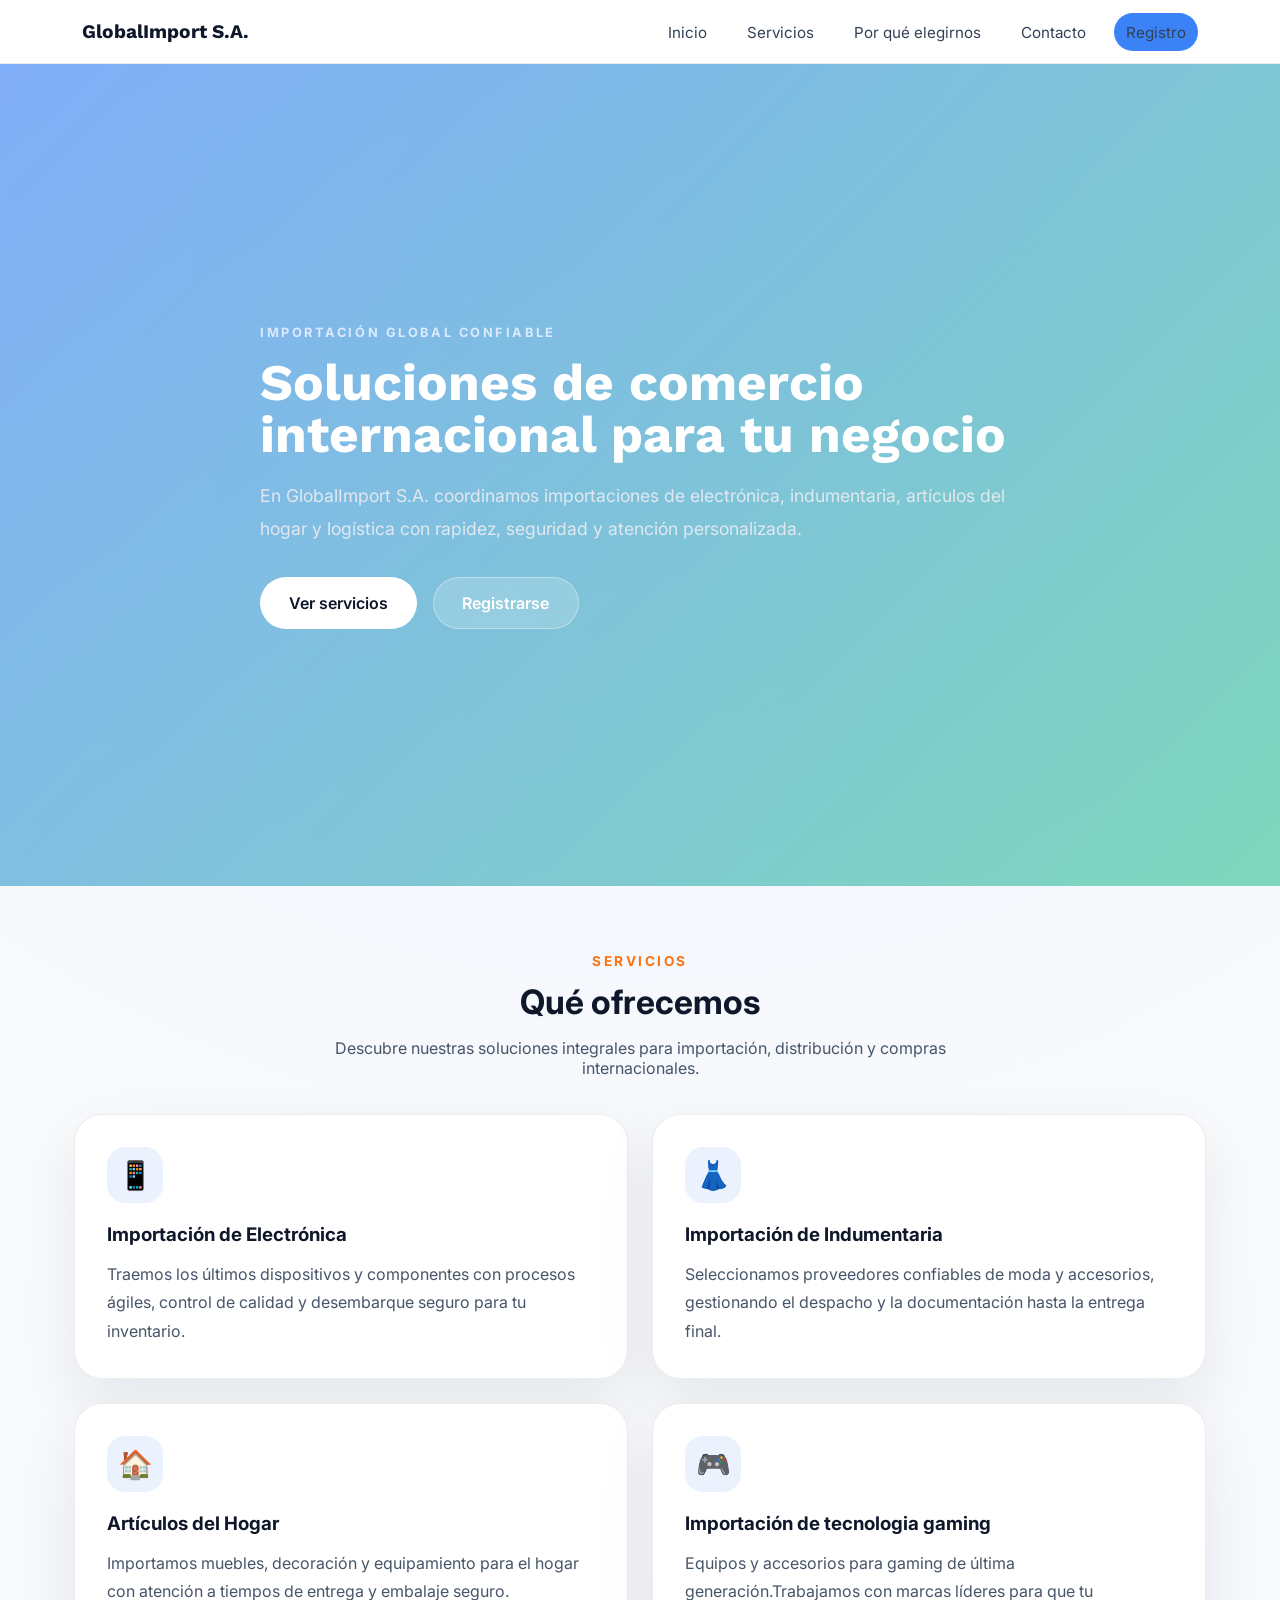
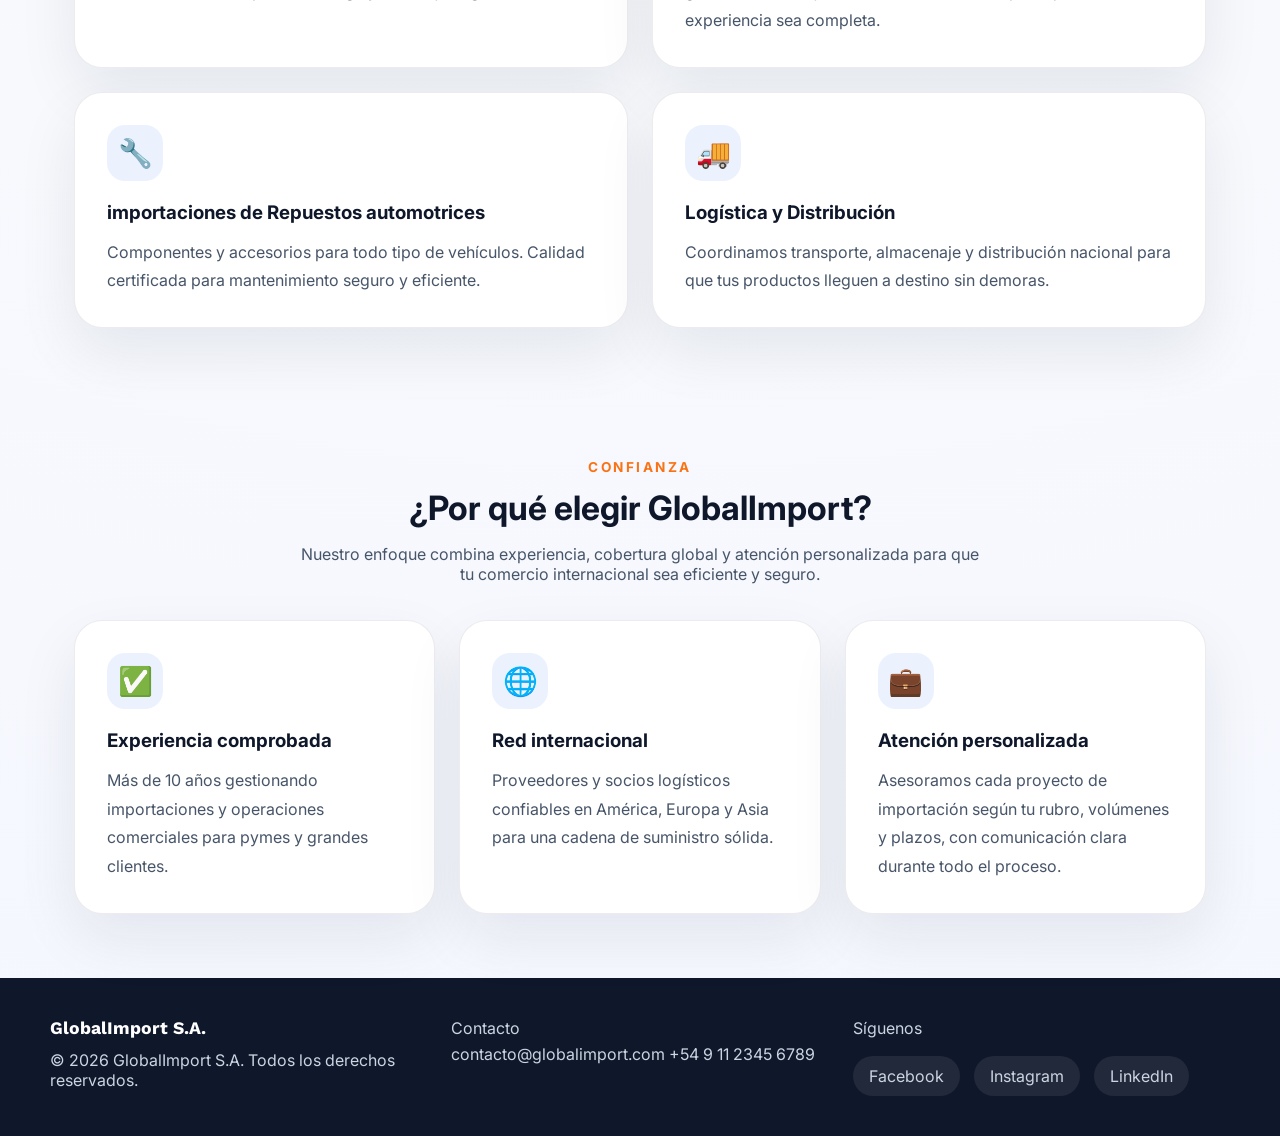
<file: index.html>
<!DOCTYPE html>
<html lang="es">
<head>
  <meta charset="UTF-8" />
  <meta name="viewport" content="width=device-width, initial-scale=1.0" />
  <title>GlobalImport S.A.</title>
  <link rel="preconnect" href="https://fonts.googleapis.com">
  <link rel="preconnect" href="https://fonts.gstatic.com" crossorigin>
  <link href="https://fonts.googleapis.com/css2?family=Inter:wght@400;500;600;700&family=Work+Sans:wght@300;400;500;600;700&display=swap" rel="stylesheet">
  <link rel="stylesheet" href="style.css" />
</head>
<body>
  <header class="site-header">
    <nav class="navbar">
      <a class="brand" href="#hero">GlobalImport S.A.</a>
      <button class="nav-toggle" aria-label="Abrir navegación">☰</button>
      <ul class="nav-links">
        <li><a href="#hero">Inicio</a></li>
        <li><a href="#services">Servicios</a></li>
        <li><a href="#why-us">Por qué elegirnos</a></li>
        <li><a href="#contact">Contacto</a></li>
        <li><a class="register-link" href="registro.html">Registro</a></li>
      </ul>
    </nav>
  </header>

  <main>
    <section id="hero" class="hero-section">
      <div class="hero-overlay"></div>
      <div class="hero-content">
        <p class="hero-pretitle">Importación global confiable</p>
        <h1>Soluciones de comercio internacional para tu negocio</h1>
        <p class="hero-text">En GlobalImport S.A. coordinamos importaciones de electrónica, indumentaria, artículos del hogar y logística con rapidez, seguridad y atención personalizada.</p>
        <div class="hero-actions">
          <a class="hero-button" href="#services">Ver servicios</a>
          <a class="hero-secondary" href="registro.html">Registrarse</a>
        </div>
      </div>
    </section>

    <section id="services" class="section services-section">
      <div class="section-intro">
        <span class="section-label">Servicios</span>
        <h2>Qué ofrecemos</h2>
        <p>Descubre nuestras soluciones integrales para importación, distribución y compras internacionales.</p>
      </div>
      <div class="service-grid">
        <article class="service-card">
          <div class="service-icon">📱</div>
          <h3>Importación de Electrónica</h3>
          <p>Traemos los últimos dispositivos y componentes con procesos ágiles, control de calidad y desembarque seguro para tu inventario.</p>
        </article>
        <article class="service-card">
          <div class="service-icon">👗</div>
          <h3>Importación de Indumentaria</h3>
          <p>Seleccionamos proveedores confiables de moda y accesorios, gestionando el despacho y la documentación hasta la entrega final.</p>
        </article>
        <article class="service-card">
          <div class="service-icon">🏠</div>
          <h3>Artículos del Hogar</h3>
          <p>Importamos muebles, decoración y equipamiento para el hogar con atención a tiempos de entrega y embalaje seguro.</p>
        </article>
         <article class="service-card">
          <div class="service-icon">🎮</div>
          <h3>Importación de tecnologia gaming</h3>
          <p>Equipos y accesorios para gaming de última generación.Trabajamos con marcas líderes para que tu experiencia sea completa.</p>
        </article>
        <article class="service-card">
          <div class="service-icon">🔧</div>
          <h3>importaciones de Repuestos automotrices</h3>
          <p>Componentes y accesorios para todo tipo de vehículos. Calidad certificada para mantenimiento seguro y eficiente.</p>
        </article>
        <article class="service-card">
          <div class="service-icon">🚚</div>
          <h3>Logística y Distribución</h3>
          <p>Coordinamos transporte, almacenaje y distribución nacional para que tus productos lleguen a destino sin demoras.</p>
        </article>
      </div>
    </section>

    <section id="why-us" class="section why-us-section">
      <div class="section-intro">
        <span class="section-label">Confianza</span>
        <h2>¿Por qué elegir GlobalImport?</h2>
        <p>Nuestro enfoque combina experiencia, cobertura global y atención personalizada para que tu comercio internacional sea eficiente y seguro.</p>
      </div>
      <div class="why-grid">
        <div class="why-card">
          <div class="why-icon">✅</div>
          <h3>Experiencia comprobada</h3>
          <p>Más de 10 años gestionando importaciones y operaciones comerciales para pymes y grandes clientes.</p>
        </div>
        <div class="why-card">
          <div class="why-icon">🌐</div>
          <h3>Red internacional</h3>
          <p>Proveedores y socios logísticos confiables en América, Europa y Asia para una cadena de suministro sólida.</p>
        </div>
        <div class="why-card">
          <div class="why-icon">💼</div>
          <h3>Atención personalizada</h3>
          <p>Asesoramos cada proyecto de importación según tu rubro, volúmenes y plazos, con comunicación clara durante todo el proceso.</p>
        </div>
      </div>
    </section>
  </main>

  <footer class="site-footer" id="contact">
    <div class="footer-content">
      <div>
        <p class="footer-brand">GlobalImport S.A.</p>
        <p>© 2026 GlobalImport S.A. Todos los derechos reservados.</p>
      </div>
      <div class="footer-links">
        <p>Contacto</p>
        <a href="mailto:contacto@globalimport.com">contacto@globalimport.com</a>
        <a href="tel:+5491123456789">+54 9 11 2345 6789</a>
      </div>
      <div class="footer-social">
        <p>Síguenos</p>
        <div class="social-icons">
          <a href="#">Facebook</a>
          <a href="#">Instagram</a>
          <a href="#">LinkedIn</a>
        </div>
      </div>
    </div>
  </footer>
  <script>
    const navToggle = document.querySelector('.nav-toggle');
    const navLinks = document.querySelector('.nav-links');
    navToggle?.addEventListener('click', () => navLinks.classList.toggle('open'));
  </script>
</body>
</html>
</file>
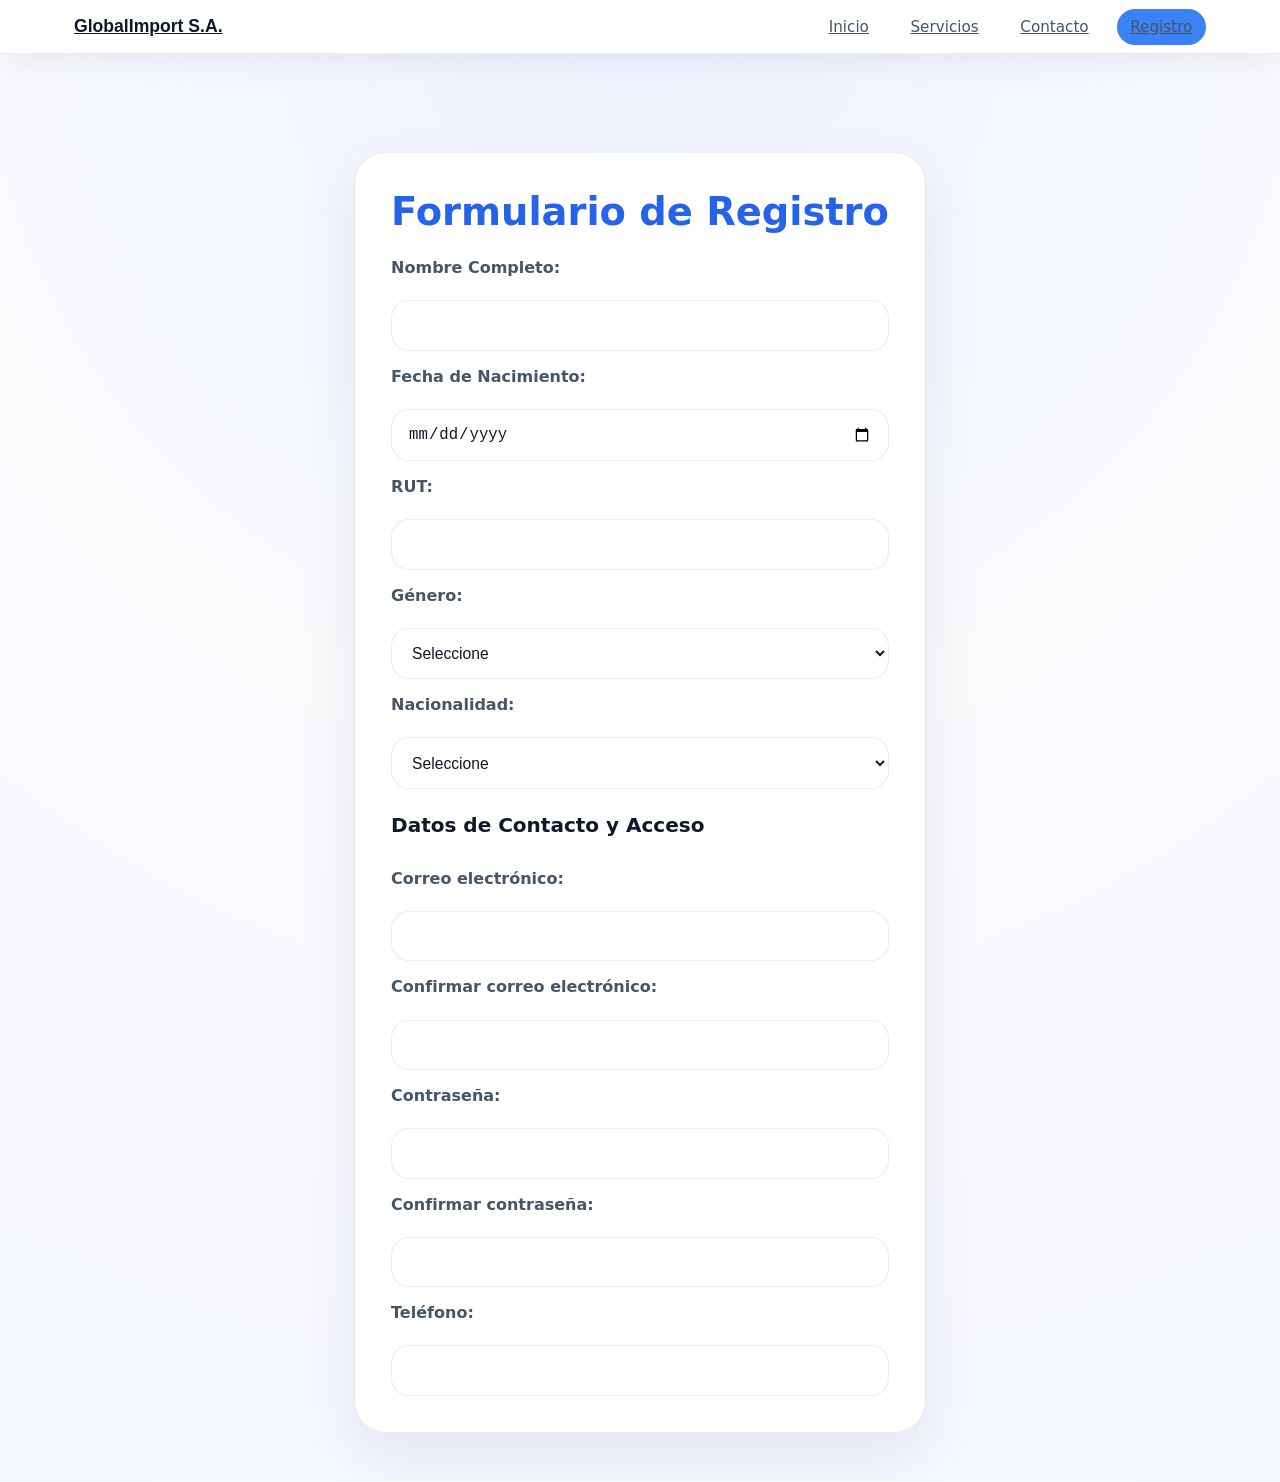
<file: registro.html>
<!-- rea un formulario de registro que contenga los siguientescampos nombre completo, fecha de nacimiento, rut,genero y nacionalidad  y con su propia hoja de estilos  -->
<!DOCTYPE html>
<html lang="es">
<head>
  <meta charset="UTF-8" />
  <meta name="viewport" content="width=device-width, initial-scale=1.0" />
  <title>Registro - GlobalImport S.A.</title>
  <link rel="stylesheet" href="registro.css" />
</head>
<body>
    <header class="site-header">
        <nav class="navbar">
        <a class="brand" href="index.html">GlobalImport S.A.</a>
        <ul class="nav-links">
            <li><a href="index.html">Inicio</a></li>
            <li><a href="index.html#services">Servicios</a></li>
            <li><a href="index.html#contact">Contacto</a></li>
            <li><a class="register-link" href="#">Registro</a></li>
        </ul>
        </nav>
    </header>
    
    <main>
        <section class="registration-section">
        <h1>Formulario de Registro</h1>
        <form class="registration-form">
            <div class="form-group-datos-personales">
                <label for="full-name">Nombre Completo:</label>
                <input type="text" id="full-name" name="full-name" required />
        
                <label for="birth-date">Fecha de Nacimiento:</label>
                <input type="date" id="birth-date" name="birth-date" required />
        
                <label for="rut">RUT:</label>
                <input type="text" id="rut" name="rut" required />    

                <label for="gender">Género:</label>
                <select id="gender" name="gender" required>
                    <option value="">Seleccione</option>
                    <option value="masculino">Masculino</option>
                    <option value="femenino">Femenino</option>
                    <option value="otro">Otro</option>
                </select>

                <label for="nationality">Nacionalidad:</label>
                <select id="nationality" name="nationality" required>
                    <option value="">Seleccione</option>
                    <option value="chilena">Chilena</option>
                    <option value="argentina">Argentina</option>
                    <option value="peruana">Peruana</option>
                    <option value="otra">Otra</option>
                </select>
            </div>
            <div class="form-group-form-group- Datos de Contacto y Acceso">
                <h2>Datos de Contacto y Acceso</h2>

                <label for="email">Correo electrónico:</label>
                <input type="email" id="email" name="email" required />

                <label for="confirm-email">Confirmar correo electrónico:</label>
                <input type="email" id="confirm-email" name="confirm-email" required />

                <label for="password">Contraseña:</label>
                <input type="password" id="password" name="password" required />

                <label for="confirm-password">Confirmar contraseña:</label>
                <input type="password" id="confirm-password" name="confirm-password" required />

                <label for="phone">Teléfono:</label>
                <input type="tel" id="phone" name="phone" required />
            </div>
        </form>
        </section>
    </main>
</body>
</html>
</file>
<file: style.css>
:root {
  --bg: #f5f7ff;
  --surface: #ffffff;
  --primary: #3b82f6;
  --primary-dark: #2563eb;
  --accent: #f97316;
  --text: #0f172a;
  --muted: #475569;
  --border: rgba(15, 23, 42, 0.08);
  --shadow: 0 24px 60px rgba(15, 23, 42, 0.08);
  font-family: 'Inter', system-ui, sans-serif;
}

* {
  box-sizing: border-box;
  margin: 0;
  padding: 0;
}

html {
  scroll-behavior: smooth;
}

body {
  min-height: 100vh;
  background: radial-gradient(circle at top, #eef2ff 0%, #f8fafc 45%, #f5f7ff 100%);
  color: var(--text);
}

a {
  color: inherit;
  text-decoration: none;
}

img {
  max-width: 100%;
  display: block;
}

.site-header {
  position: sticky;
  top: 0;
  z-index: 20;
  background: rgba(255, 255, 255, 0.96);
  border-bottom: 1px solid var(--border);
  backdrop-filter: blur(12px);
}

.navbar {
  max-width: 1180px;
  margin: 0 auto;
  padding: 1rem 1.5rem;
  display: flex;
  align-items: center;
  justify-content: space-between;
  gap: 1rem;
}

.brand {
  font-family: 'Work Sans', sans-serif;
  font-size: 1.2rem;
  font-weight: 700;
  color: var(--text);
}

.nav-links {
  display: flex;
  flex-wrap: wrap;
  align-items: center;
  gap: 1rem;
  list-style: none;
}

.nav-links li {
  list-style: none;
}

.nav-links a {
  font-size: 0.95rem;
  color: #334155;
  padding: 0.6rem 0.75rem;
  border-radius: 999px;
  transition: background 0.25s ease, color 0.25s ease;
}

.nav-links a:hover,
.nav-links a:focus-visible {
  background: rgba(59, 130, 246, 0.12);
  color: var(--primary-dark);
}

.register-link {
  background: var(--primary);
  color: white;
}

.register-link:hover,
.register-link:focus-visible {
  background: var(--primary-dark);
}

.nav-toggle {
  display: none;
  border: none;
  background: transparent;
  font-size: 1.4rem;
  cursor: pointer;
}

.hero-section {
  position: relative;
  min-height: calc(100vh - 78px);
  display: grid;
  place-items: center;
  padding: 3rem 1.5rem;
  overflow: hidden;
}

.hero-overlay {
  position: absolute;
  inset: 0;
  background: linear-gradient(135deg, rgba(59,130,246,0.65), rgba(16,185,129,0.55));
  opacity: 0.95;
}

.hero-content {
  position: relative;
  max-width: 760px;
  text-align: center;
  color: white;
  z-index: 1;
}

.hero-pretitle {
  display: inline-block;
  margin-bottom: 1rem;
  letter-spacing: 0.2em;
  text-transform: uppercase;
  font-size: 0.8rem;
  font-weight: 700;
  color: #dbeafe;
}

.hero-content h1 {
  font-family: 'Work Sans', sans-serif;
  font-size: clamp(2.75rem, 4vw, 4.2rem);
  line-height: 1.02;
  margin-bottom: 1.25rem;
}

.hero-text {
  font-size: 1.1rem;
  line-height: 1.85;
  color: #e2e8f0;
  margin-bottom: 2rem;
}

.hero-actions {
  display: flex;
  flex-wrap: wrap;
  justify-content: center;
  gap: 1rem;
}

.hero-button,
.hero-secondary {
  display: inline-flex;
  align-items: center;
  justify-content: center;
  padding: 0.95rem 1.8rem;
  border-radius: 999px;
  font-weight: 600;
}

.hero-button {
  background: white;
  color: var(--text);
}

.hero-secondary {
  background: rgba(255,255,255,0.18);
  border: 1px solid rgba(255,255,255,0.35);
  color: white;
}

.hero-button:hover,
.hero-secondary:hover {
  transform: translateY(-1px);
}

.section {
  max-width: 1180px;
  margin: 0 auto;
  padding: 4rem 1.5rem;
}

.section-intro {
  text-align: center;
  margin-bottom: 2.25rem;
}

.section-label {
  display: inline-block;
  margin-bottom: 0.75rem;
  font-size: 0.85rem;
  font-weight: 700;
  letter-spacing: 0.18em;
  text-transform: uppercase;
  color: var(--accent);
}

.section h2 {
  font-size: clamp(2.1rem, 2.5vw, 2.8rem);
  margin-bottom: 1rem;
}

.section p {
  max-width: 680px;
  margin: 0 auto;
  color: var(--muted);
}

.service-grid,
.why-grid {
  display: grid;
  gap: 1.5rem;
}

.service-grid {
  grid-template-columns: repeat(1, minmax(0, 1fr));
}

.service-card,
.why-card {
  background: var(--surface);
  border: 1px solid var(--border);
  border-radius: 28px;
  padding: 2rem;
  box-shadow: var(--shadow);
  transition: transform 0.25s ease, box-shadow 0.25s ease;
}

.service-card:hover,
.why-card:hover {
  transform: translateY(-6px);
  box-shadow: 0 30px 80px rgba(15, 23, 42, 0.14);
}

.service-icon,
.why-icon {
  width: 3.5rem;
  height: 3.5rem;
  display: grid;
  place-items: center;
  border-radius: 18px;
  background: rgba(59, 130, 246, 0.1);
  color: var(--primary);
  font-size: 1.75rem;
  margin-bottom: 1.25rem;
}

.service-card h3,
.why-card h3 {
  margin-bottom: 0.85rem;
}

.service-card p,
.why-card p {
  color: var(--muted);
  line-height: 1.8;
}

.why-grid {
  grid-template-columns: repeat(1, minmax(0, 1fr));
}

.why-card {
  text-align: left;
}

.site-footer {
  background: #0f172a;
  color: #cbd5e1;
  padding: 2.5rem 1.5rem;
}

.footer-content {
  max-width: 1180px;
  margin: 0 auto;
  display: grid;
  grid-template-columns: repeat(3, minmax(0, 1fr));
  gap: 1.5rem;
}

.footer-brand {
  font-family: 'Work Sans', sans-serif;
  font-weight: 700;
  font-size: 1.1rem;
  color: white;
  margin-bottom: 0.75rem;
}

.footer-links a,
.footer-social a {
  display: inline-block;
  color: #cbd5e1;
  margin-top: 0.35rem;
}

.social-icons {
  display: flex;
  flex-wrap: wrap;
  gap: 0.9rem;
  margin-top: 0.75rem;
}

.social-icons a {
  background: rgba(255,255,255,0.08);
  padding: 0.65rem 1rem;
  border-radius: 999px;
}

@media (min-width: 768px) {
  .service-grid {
    grid-template-columns: repeat(2, minmax(0, 1fr));
  }

  .why-grid {
    grid-template-columns: repeat(3, minmax(0, 1fr));
  }
}

@media (min-width: 1024px) {
  .navbar {
    padding: 1.25rem 2rem;
  }

  .hero-section {
    padding: 5rem 2rem;
  }

  .hero-content {
    text-align: left;
    align-self: center;
  }

  .hero-actions {
    justify-content: flex-start;
  }
}

@media (max-width: 860px) {
  .nav-toggle {
    display: inline-flex;
  }

  .nav-links {
    position: absolute;
    top: 100%;
    right: 1.5rem;
    background: rgba(255,255,255,0.98);
    border: 1px solid var(--border);
    border-radius: 20px;
    flex-direction: column;
    align-items: flex-start;
    padding: 1rem;
    width: calc(100vw - 3rem);
    max-width: 320px;
    opacity: 0;
    pointer-events: none;
    transform: translateY(-10px);
    transition: opacity 0.2s ease, transform 0.2s ease;
  }

  .nav-links.open {
    opacity: 1;
    pointer-events: auto;
    transform: translateY(0);
  }

  .nav-links a {
    width: 100%;
  }
}

@media (max-width: 640px) {
  .hero-content h1 {
    font-size: 2.5rem;
  }

  .section {
    padding: 3rem 1rem;
  }

  .footer-content {
    grid-template-columns: 1fr;
  }
}
</file>
<file: registro.css>
:root {
  --bg: #f5f7ff;
  --surface: #ffffff;
  --primary: #3b82f6;
  --primary-dark: #2563eb;
  --accent: #f97316;
  --text: #0f172a;
  --muted: #475569;
  --border: rgba(15, 23, 42, 0.08);
  --shadow: 0 24px 60px rgba(15, 23, 42, 0.08);
  font-family: 'Inter', system-ui, sans-serif;
}

* {
  box-sizing: border-box;
  margin: 0;
  padding: 0;
}

html {
  scroll-behavior: smooth;
}

body {
  min-height: 100vh;
  background: radial-gradient(circle at top, #eef2ff 0%, #f8fafc 45%, var(--bg) 100%);
  color: var(--text);
  font-family: var(--font-family, 'Inter'), system-ui, sans-serif;
  display: flex;
  justify-content: center;
  padding: 2.5rem 1rem 3rem;
}

.site-header {
  position: fixed;
  inset: 0 auto auto 0;
  width: 100%;
  background: rgba(255, 255, 255, 0.98);
  border-bottom: 1px solid var(--border);
  box-shadow: 0 10px 30px rgba(15, 23, 42, 0.06);
  z-index: 20;
}

.navbar {
  max-width: 1180px;
  margin: 0 auto;
  padding: 1rem 1.5rem;
  display: flex;
  align-items: center;
  justify-content: space-between;
  gap: 1rem;
}

.brand {
  font-family: 'Work Sans', sans-serif;
  font-size: 1.1rem;
  font-weight: 700;
  color: var(--text);
}

.nav-links {
  display: flex;
  flex-wrap: wrap;
  align-items: center;
  gap: 0.9rem;
  list-style: none;
}

.nav-links a {
  font-size: 0.95rem;
  color: var(--muted);
  padding: 0.55rem 0.85rem;
  border-radius: 999px;
  transition: background 0.25s ease, color 0.25s ease;
}

.nav-links a:hover,
.nav-links a:focus-visible {
  background: rgba(59, 130, 246, 0.12);
  color: var(--primary-dark);
}

.register-link {
  background: var(--primary);
  color: white;
}

.registration-section {
  width: min(100%, 720px);
  margin: 7rem auto 0;
  background: var(--surface);
  border: 1px solid var(--border);
  border-radius: 32px;
  box-shadow: var(--shadow);
  padding: 2.25rem;
}

.registration-section h1 {
  text-align: center;
  margin-bottom: 1.5rem;
  color: var(--primary-dark);
  font-size: clamp(2rem, 3vw, 2.6rem);
}

.registration-form {
  display: grid;
  gap: 1.5rem;
}

.registration-form h2 {
  margin-bottom: 1rem;
  color: var(--text);
  font-size: 1.25rem;
}

label {
  display: block;
  margin-bottom: 0.45rem;
  color: var(--muted);
  font-weight: 600;
}

input,
select {
  width: 100%;
  padding: 0.95rem 1rem;
  border: 1px solid var(--border);
  border-radius: 18px;
  background: #ffffff;
  color: var(--text);
  font-size: 0.98rem;
  transition: border-color 0.2s ease, box-shadow 0.2s ease;
}

input:focus,
select:focus {
  outline: none;
  border-color: var(--primary);
  box-shadow: 0 0 0 4px rgba(59, 130, 246, 0.12);
}

.form-group-datos-personales,
.registration-form > div:last-child {
  display: grid;
  gap: 1rem;
}

@media (max-width: 860px) {
  .navbar {
    flex-direction: column;
    align-items: stretch;
  }

  .nav-links {
    justify-content: center;
  }
}

@media (max-width: 640px) {
  body {
    padding: 1.5rem 1rem 2rem;
  }

  .registration-section {
    margin-top: 6rem;
    padding: 1.75rem;
  }
}
</file>
